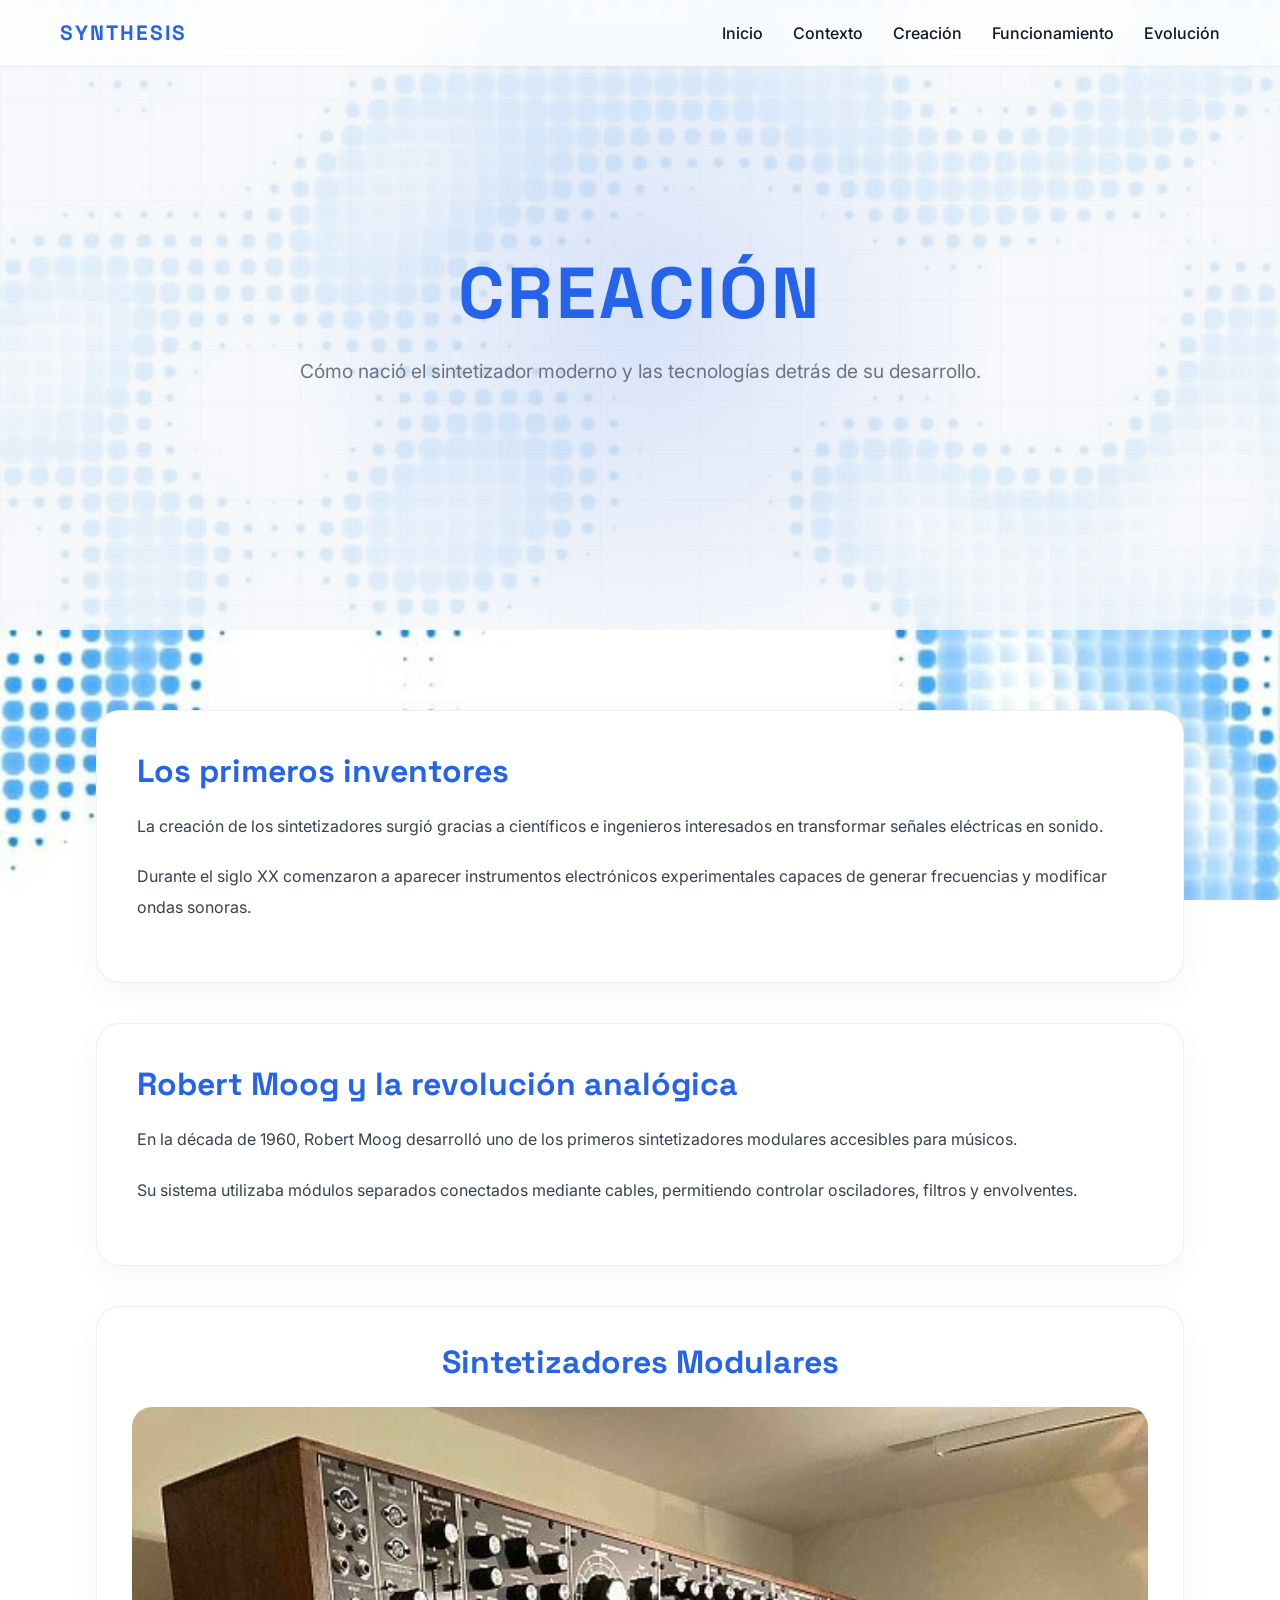
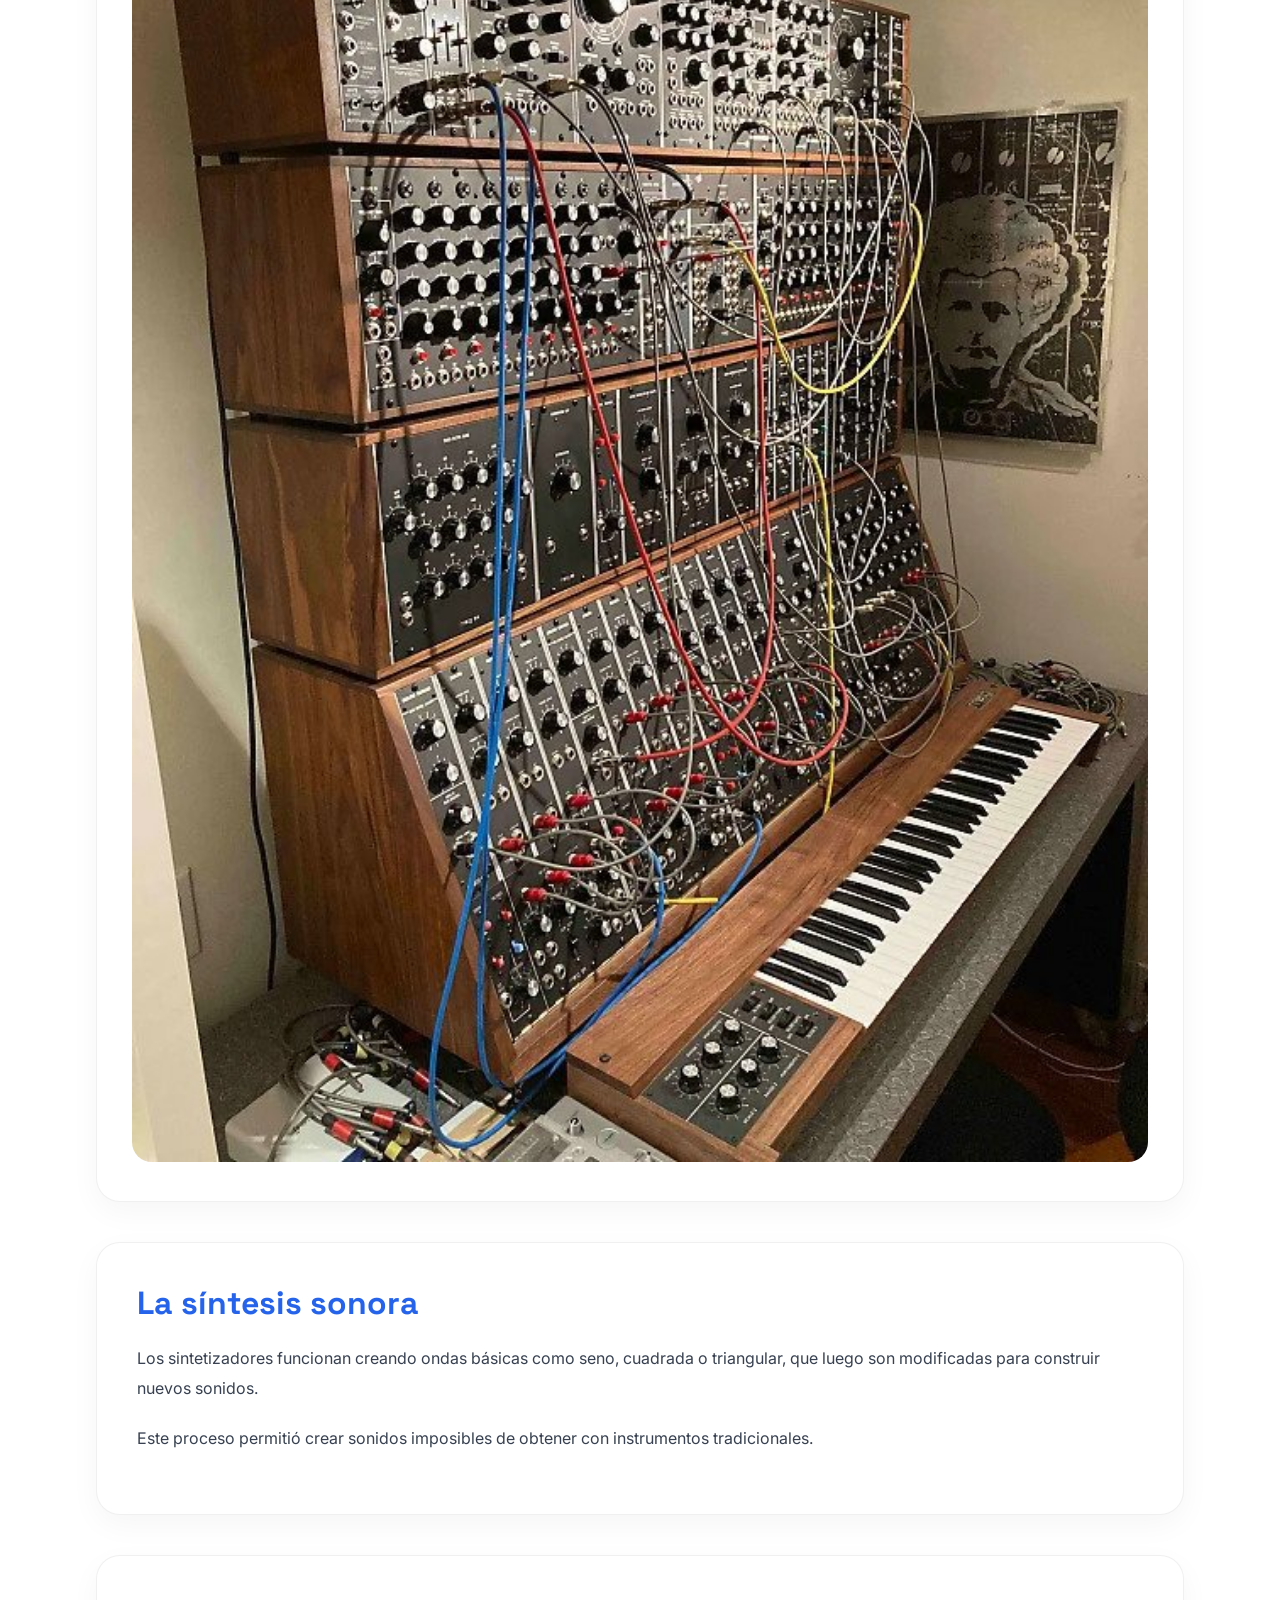
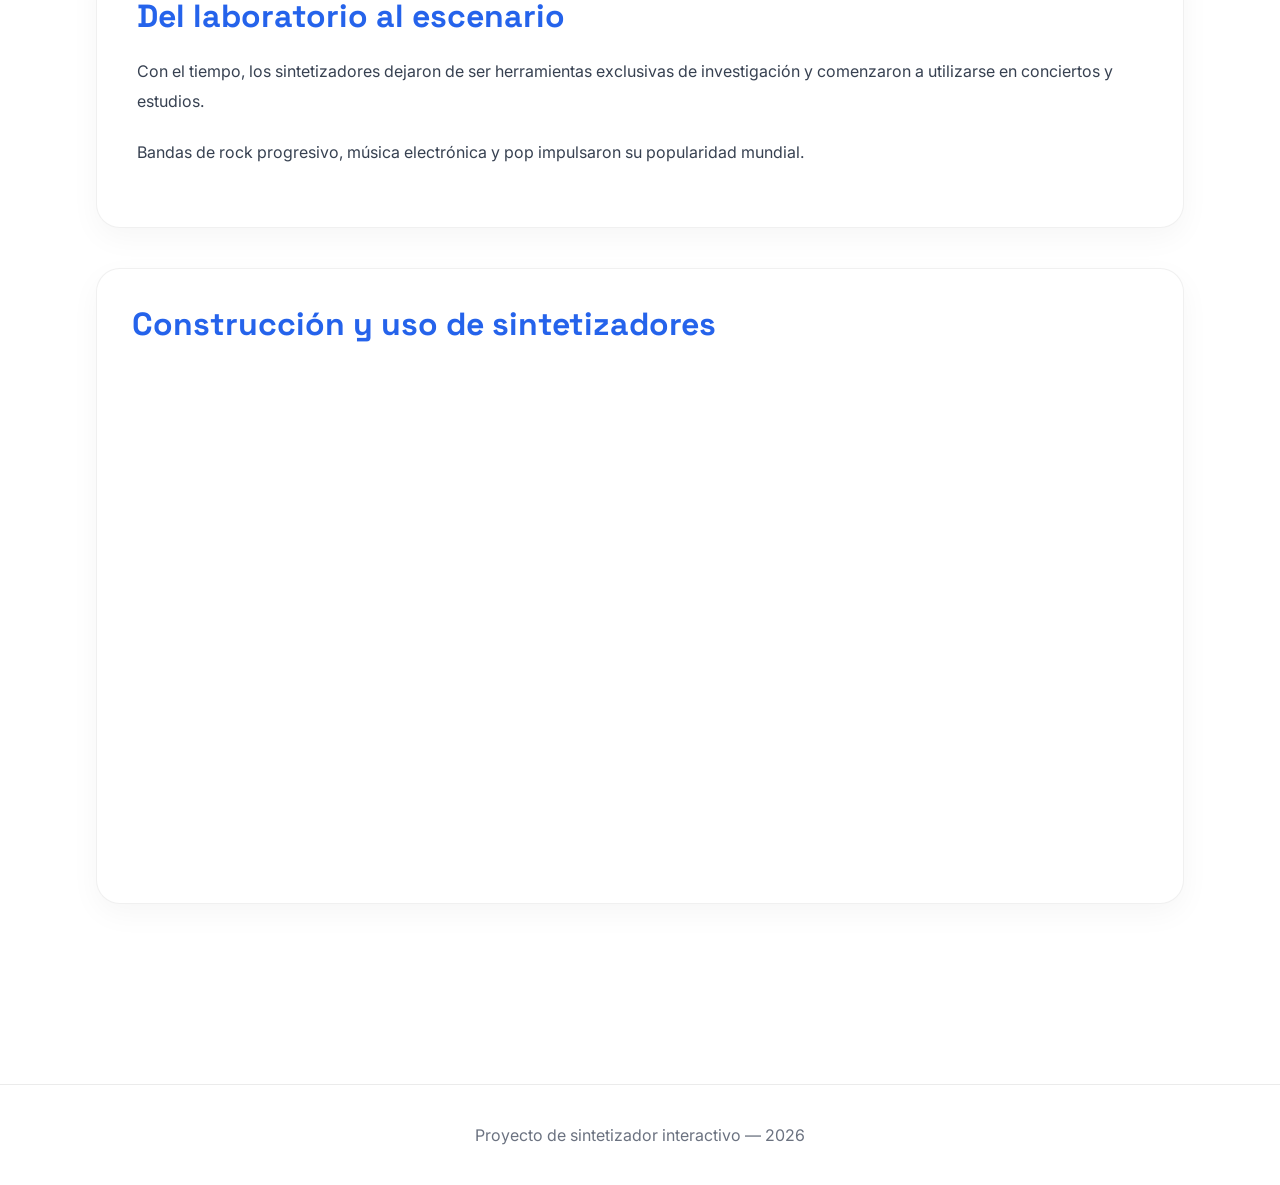
<file: html/index3.html>
<!-- index3.html  → CREACIÓN DEL SINTETIZADOR -->

<!DOCTYPE html>

<html lang="es">

<head>
  <meta charset="UTF-8">
  <meta name="viewport" content="width=device-width, initial-scale=1.0">

  <title>Creación del Sintetizador</title>

  <!-- CSS -->
  <link rel="stylesheet" href="../styles/style3.css">

  <!-- FUENTES -->
  <link rel="preconnect" href="https://fonts.googleapis.com">
  <link rel="preconnect" href="https://fonts.gstatic.com" crossorigin>

  <link href="https://fonts.googleapis.com/css2?family=Orbitron:wght@400;600;700&family=Inter:wght@300;400;500;600&family=Space+Grotesk:wght@400;500;700&display=swap" rel="stylesheet">
</head>

<body>

  <!-- NAVBAR -->

  <nav class="navbar">

    <div class="logo">
      SYNTHESIS
    </div>

    <ul class="nav-links">
      <li><a href="../index.html">Inicio</a></li>
      <li><a href="index2.html">Contexto</a></li>
      <li><a href="index3.html">Creación</a></li>
      <li><a href="index4.html">Funcionamiento</a></li>
      <li><a href="index5.html">Evolución</a></li>
    </ul>

  </nav>

  <!-- HERO -->

  <section class="hero">

    <div class="hero-content">

      <h1>CREACIÓN</h1>

      <p>
        Cómo nació el sintetizador moderno y las tecnologías detrás de su desarrollo.
      </p>

    </div>

  </section>

  <!-- CONTENIDO -->

  <main class="container">

    <section class="content-card">

      <h2>Los primeros inventores</h2>

      <p>
        La creación de los sintetizadores surgió gracias a científicos e ingenieros
        interesados en transformar señales eléctricas en sonido.
      </p>

      <p>
        Durante el siglo XX comenzaron a aparecer instrumentos electrónicos
        experimentales capaces de generar frecuencias y modificar ondas sonoras.
      </p>

    </section>

    <section class="content-card">

      <h2>Robert Moog y la revolución analógica</h2>

      <p>
        En la década de 1960, Robert Moog desarrolló uno de los primeros
        sintetizadores modulares accesibles para músicos.
      </p>

      <p>
        Su sistema utilizaba módulos separados conectados mediante cables,
        permitiendo controlar osciladores, filtros y envolventes.
      </p>

    </section>

    <!-- IMAGEN -->

    <section class="image-section">

      <h2>Sintetizadores Modulares</h2>

      <img src="../assets/modular.jpg" alt="Sintetizador modular">

    </section>

    <section class="content-card">

      <h2>La síntesis sonora</h2>

      <p>
        Los sintetizadores funcionan creando ondas básicas como seno, cuadrada
        o triangular, que luego son modificadas para construir nuevos sonidos.
      </p>

      <p>
        Este proceso permitió crear sonidos imposibles de obtener con
        instrumentos tradicionales.
      </p>

    </section>

    <section class="content-card">

      <h2>Del laboratorio al escenario</h2>

      <p>
        Con el tiempo, los sintetizadores dejaron de ser herramientas exclusivas
        de investigación y comenzaron a utilizarse en conciertos y estudios.
      </p>

      <p>
        Bandas de rock progresivo, música electrónica y pop impulsaron
        su popularidad mundial.
      </p>

    </section>

    <!-- VIDEO -->

    <section class="video-section">

      <h2>Construcción y uso de sintetizadores</h2>

      <iframe
        width="100%"
        height="500"
        src="https://www.youtube.com/embed/umkTjJ-Z6fs"
        title="Synth Documentary"
        frameborder="0"
        allowfullscreen>
      </iframe>

    </section>

    <!-- QUOTE -->


  </main>

  <!-- FOOTER -->

  <footer>
    <p>Proyecto de sintetizador interactivo — 2026</p>
  </footer>

</body>

</html>
</file>
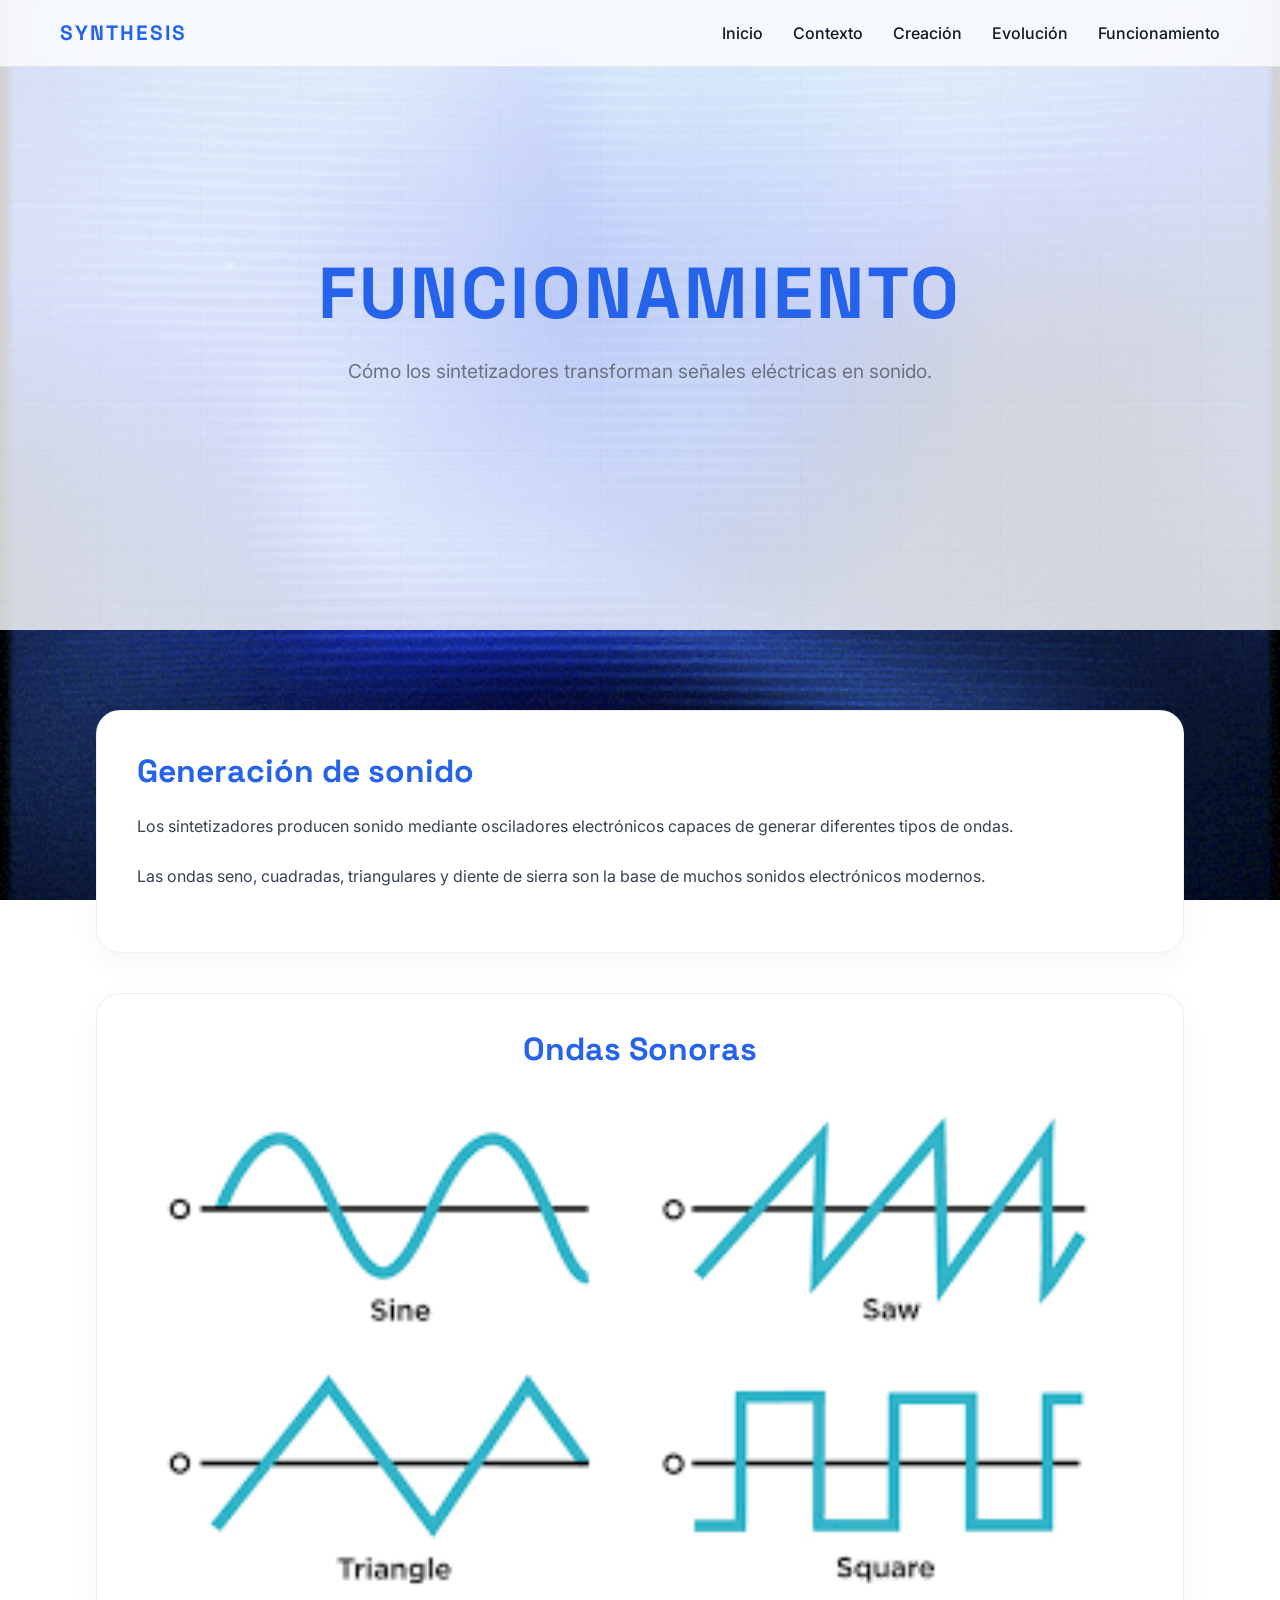
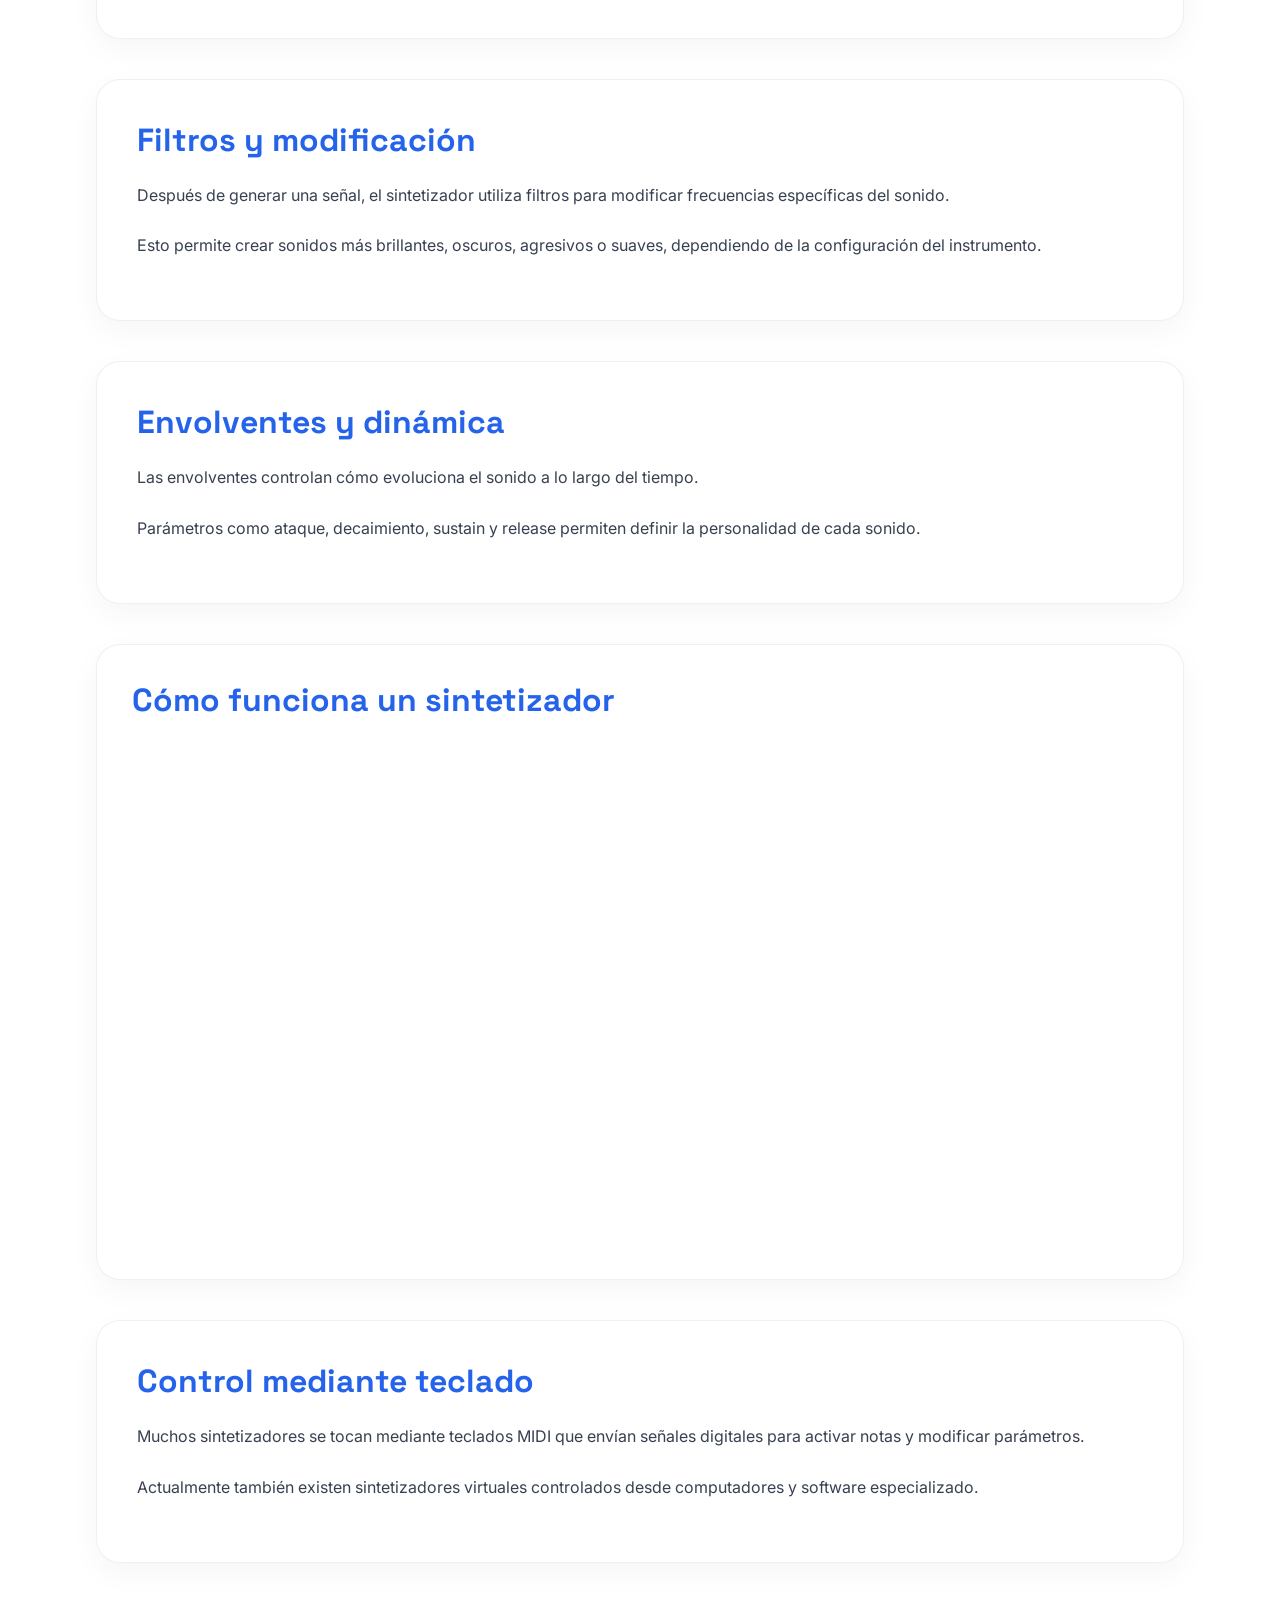
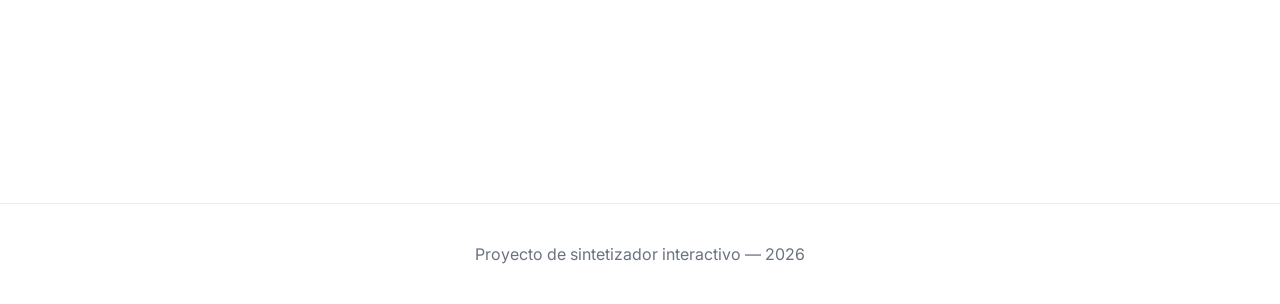
<file: html/index5.html>
<!-- index5.html  → FUNCIONAMIENTO -->

<!DOCTYPE html>

<html lang="es">

<head>
  <meta charset="UTF-8">
  <meta name="viewport" content="width=device-width, initial-scale=1.0">

  <title>Funcionamiento del Sintetizador</title>

  <!-- CSS -->
  <link rel="stylesheet" href="../styles/style5.css">

  <!-- FUENTES -->
  <link rel="preconnect" href="https://fonts.googleapis.com">
  <link rel="preconnect" href="https://fonts.gstatic.com" crossorigin>

  <link href="https://fonts.googleapis.com/css2?family=Orbitron:wght@400;600;700&family=Inter:wght@300;400;500;600&family=Space+Grotesk:wght@400;500;700&display=swap" rel="stylesheet">
</head>

<body>

  <!-- NAVBAR -->

  <nav class="navbar">

    <div class="logo">
      SYNTHESIS
    </div>

    <ul class="nav-links">
      <li><a href="../index.html">Inicio</a></li>
      <li><a href="index2.html">Contexto</a></li>
      <li><a href="index3.html">Creación</a></li>
      <li><a href="index4.html">Evolución</a></li>
      <li><a href="index5.html">Funcionamiento</a></li>
    </ul>

  </nav>

  <!-- HERO -->

  <section class="hero">

    <div class="hero-content">

      <h1>FUNCIONAMIENTO</h1>

      <p>
        Cómo los sintetizadores transforman señales eléctricas en sonido.
      </p>

    </div>

  </section>

  <!-- CONTENIDO -->

  <main class="container">

    <section class="content-card">

      <h2>Generación de sonido</h2>

      <p>
        Los sintetizadores producen sonido mediante osciladores electrónicos
        capaces de generar diferentes tipos de ondas.
      </p>

      <p>
        Las ondas seno, cuadradas, triangulares y diente de sierra son
        la base de muchos sonidos electrónicos modernos.
      </p>

    </section>

    <!-- IMAGEN -->

    <section class="image-section">

      <h2>Ondas Sonoras</h2>

      <img src="../assets/ondas.png" alt="Ondas de sintetizador">

    </section>

    <section class="content-card">

      <h2>Filtros y modificación</h2>

      <p>
        Después de generar una señal, el sintetizador utiliza filtros para
        modificar frecuencias específicas del sonido.
      </p>

      <p>
        Esto permite crear sonidos más brillantes, oscuros, agresivos o suaves,
        dependiendo de la configuración del instrumento.
      </p>

    </section>

    <section class="content-card">

      <h2>Envolventes y dinámica</h2>

      <p>
        Las envolventes controlan cómo evoluciona el sonido a lo largo del tiempo.
      </p>

      <p>
        Parámetros como ataque, decaimiento, sustain y release permiten definir
        la personalidad de cada sonido.
      </p>

    </section>

    <!-- VIDEO -->

    <section class="video-section">

      <h2>Cómo funciona un sintetizador</h2>

      <iframe
        width="100%"
        height="500"
        src="https://www.youtube.com/embed/kBT4ycltfBE"
        title="How Synthesizers Work"
        frameborder="0"
        allowfullscreen>
      </iframe>

    </section>

    <section class="content-card">

      <h2>Control mediante teclado</h2>

      <p>
        Muchos sintetizadores se tocan mediante teclados MIDI que envían señales
        digitales para activar notas y modificar parámetros.
      </p>

      <p>
        Actualmente también existen sintetizadores virtuales controlados desde
        computadores y software especializado.
      </p>

    </section>

    <!-- QUOTE -->

    <section class="quote-section">

     

    </section>

  </main>

  <!-- FOOTER -->

  <footer>
    <p>Proyecto de sintetizador interactivo — 2026</p>
  </footer>

</body>

</html>
</file>
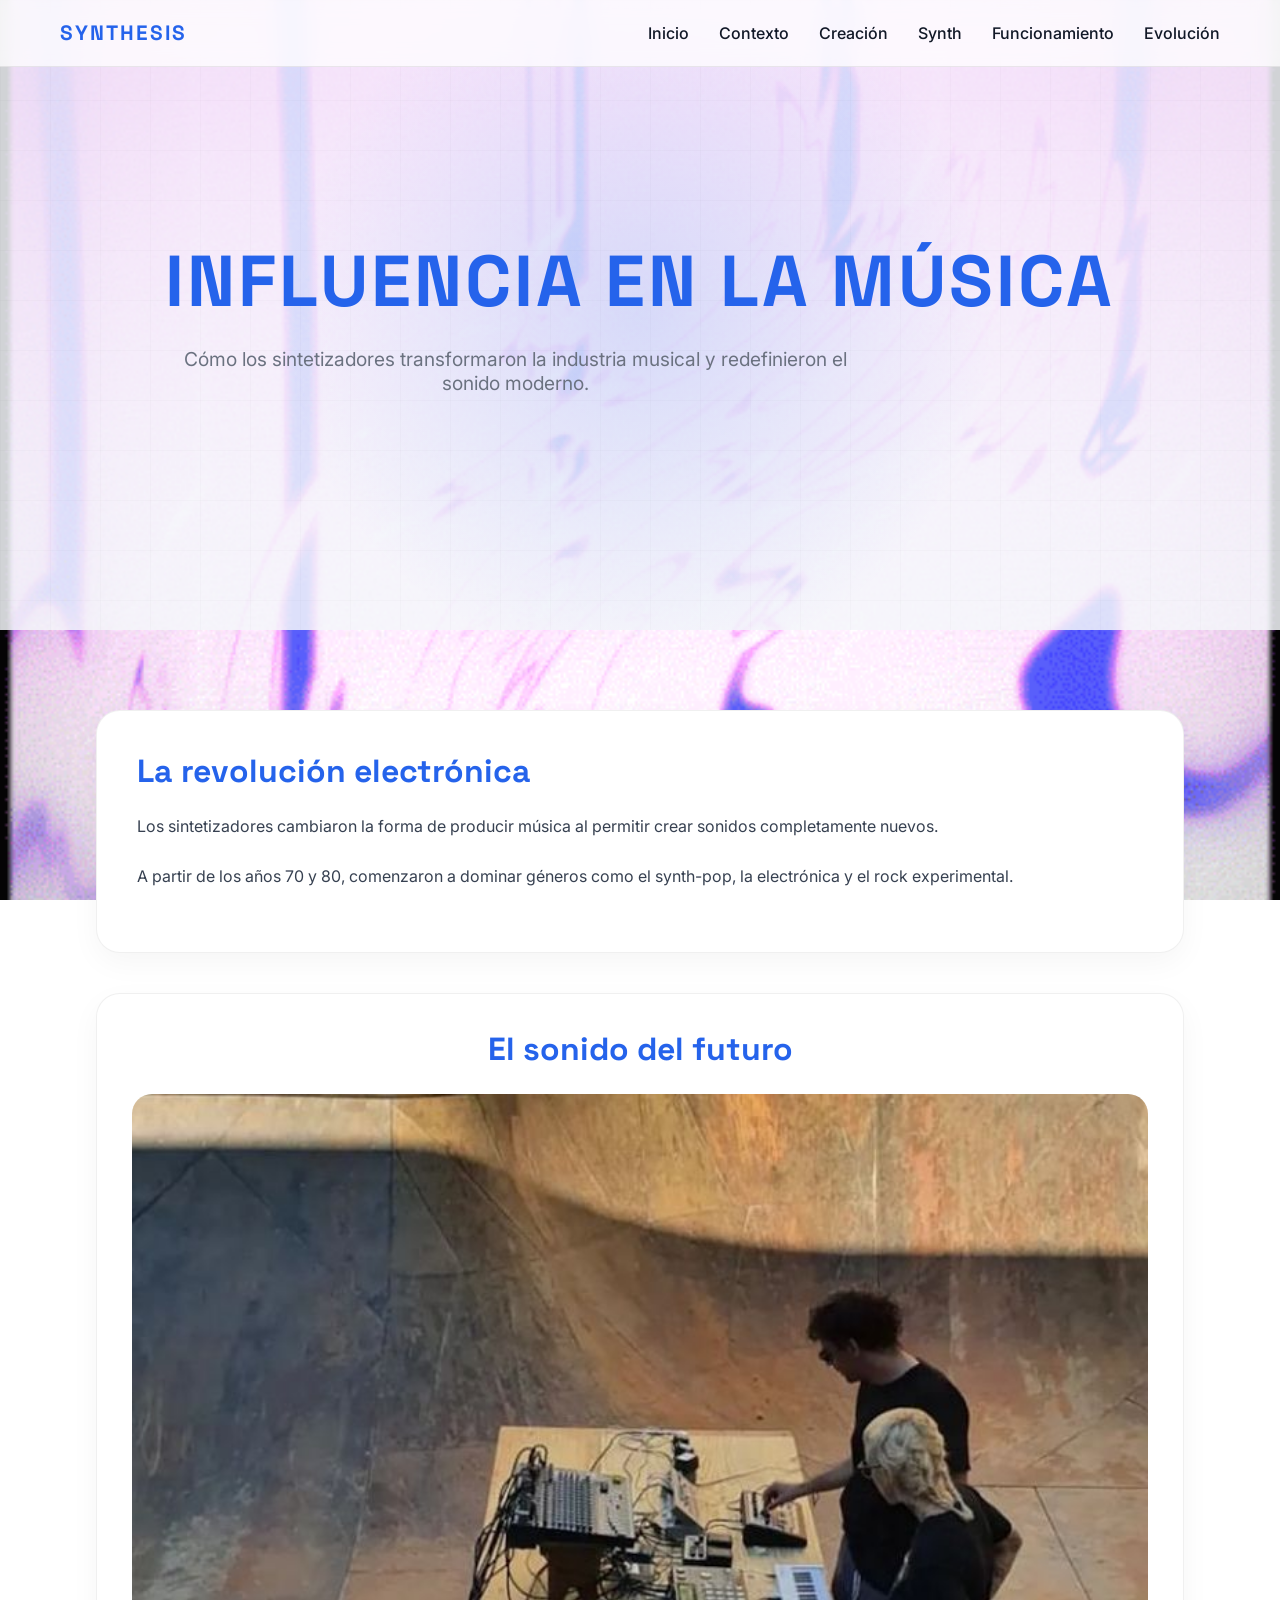
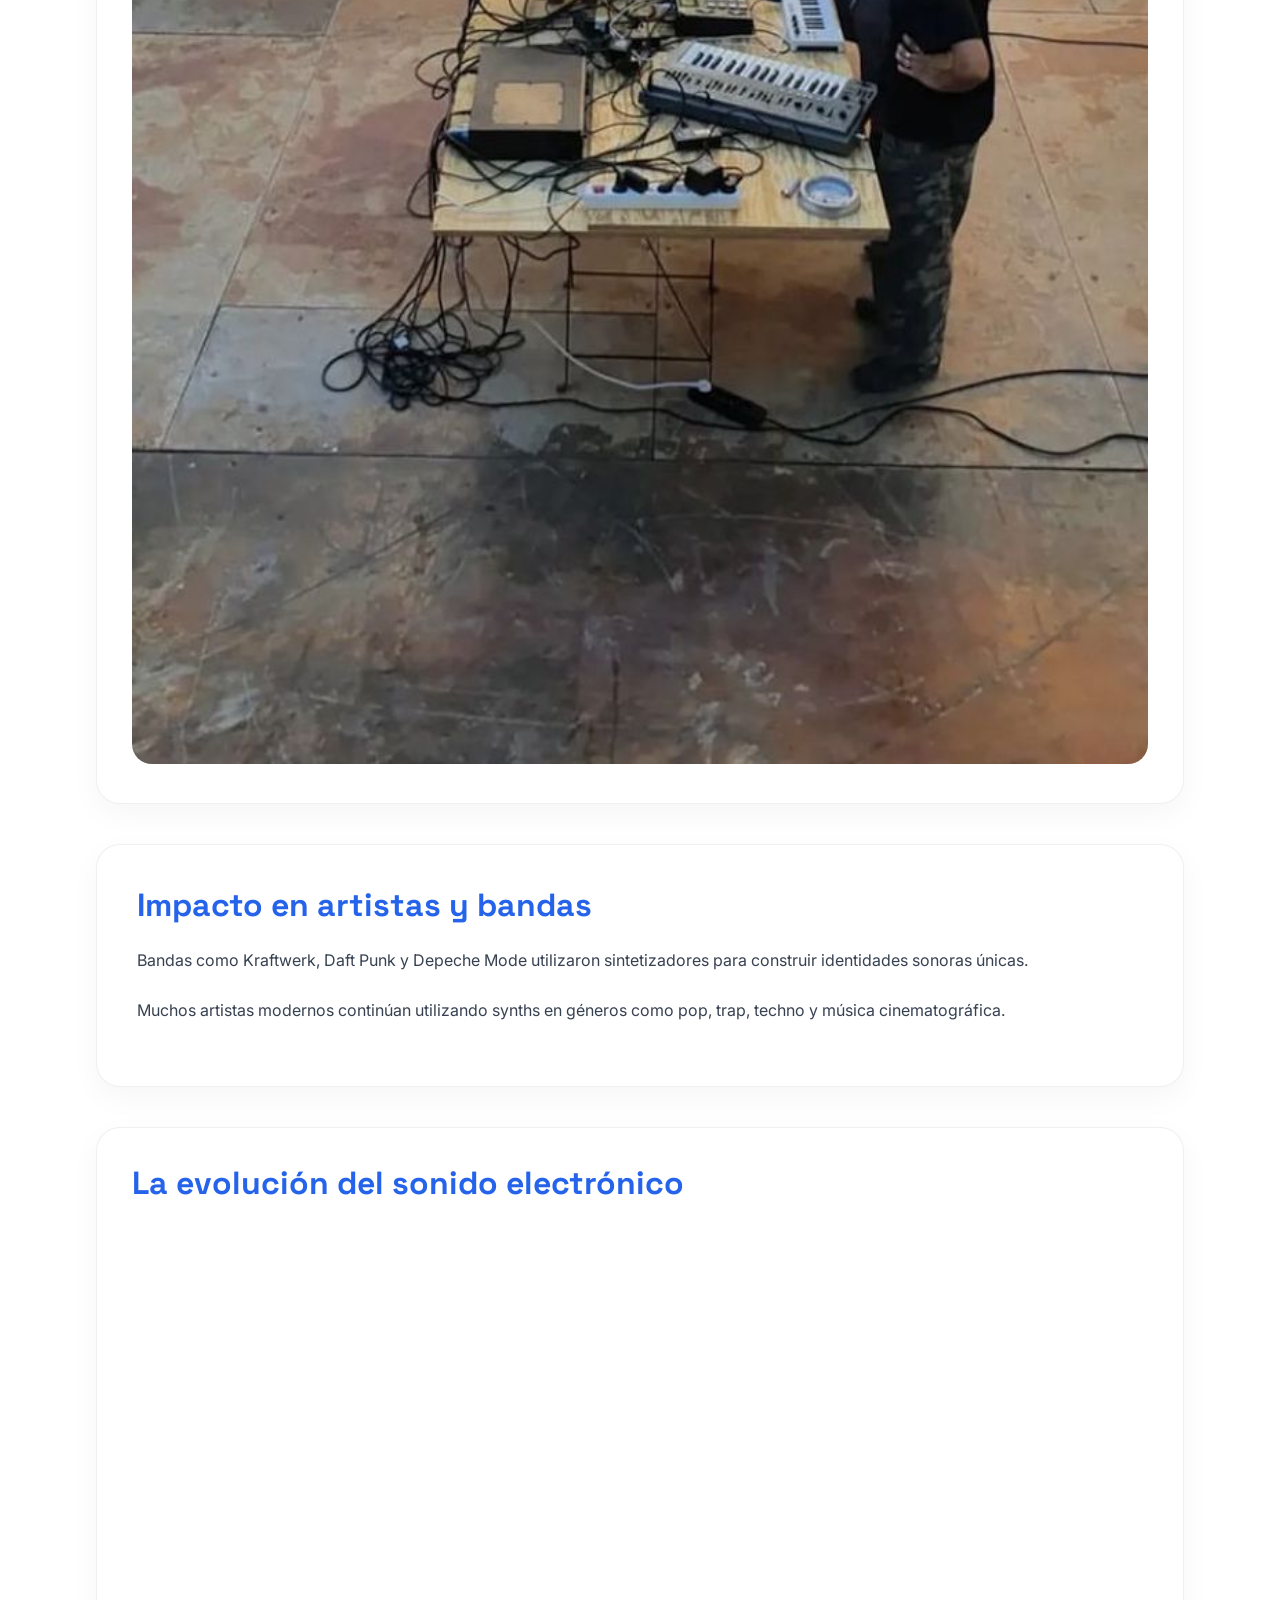
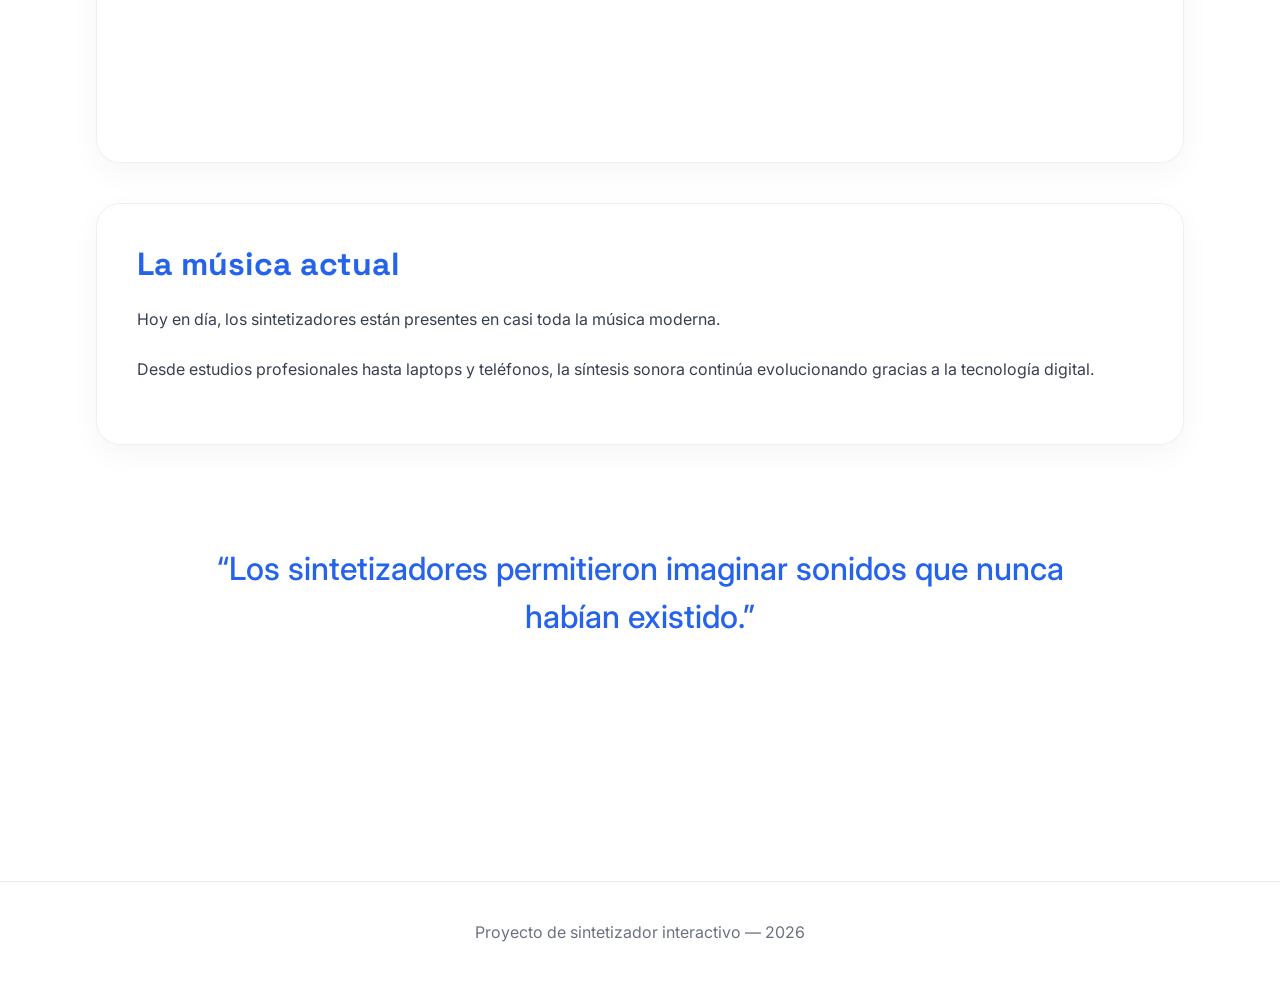
<file: html/index6.html>
<!-- index6.html  → INFLUENCIA EN LA MÚSICA -->

<!DOCTYPE html>

<html lang="es">

<head>
  <meta charset="UTF-8">
  <meta name="viewport" content="width=device-width, initial-scale=1.0">

  <title>Influencia en la Música</title>

  <!-- CSS -->
  <link rel="stylesheet" href="../styles/style6.css">

  <!-- FUENTES -->
  <link rel="preconnect" href="https://fonts.googleapis.com">
  <link rel="preconnect" href="https://fonts.gstatic.com" crossorigin>

  <link href="https://fonts.googleapis.com/css2?family=Orbitron:wght@400;600;700&family=Inter:wght@300;400;500;600&family=Space+Grotesk:wght@400;500;700&display=swap" rel="stylesheet">
</head>

<body>

  <!-- NAVBAR -->

  <nav class="navbar">

    <div class="logo">
      SYNTHESIS
    </div>

    <ul class="nav-links">
      <li><a href="../index.html">Inicio</a></li>
      <li><a href="index2.html">Contexto</a></li>
      <li><a href="index3.html">Creación</a></li>
      <li><a href="index4.html">Synth</a></li>
      <li><a href="index5.html">Funcionamiento</a></li>
      <li><a href="index6.html">Evolución</a></li>
    </ul>

  </nav>

  <!-- HERO -->

  <section class="hero">

    <div class="hero-content">

      <h1>INFLUENCIA EN LA MÚSICA</h1>

      <p>
        Cómo los sintetizadores transformaron la industria musical y redefinieron el sonido moderno.
      </p>

    </div>

  </section>

  <!-- CONTENIDO -->

  <main class="container">

    <section class="content-card">

      <h2>La revolución electrónica</h2>

      <p>
        Los sintetizadores cambiaron la forma de producir música al permitir
        crear sonidos completamente nuevos.
      </p>

      <p>
        A partir de los años 70 y 80, comenzaron a dominar géneros como
        el synth-pop, la electrónica y el rock experimental.
      </p>

    </section>

    <!-- IMAGEN -->

    <section class="image-section">

      <h2>El sonido del futuro</h2>

      <img src="../assets/_ (48).jpeg" alt="Synthwave">

    </section>

    <section class="content-card">

      <h2>Impacto en artistas y bandas</h2>

      <p>
        Bandas como Kraftwerk, Daft Punk y Depeche Mode utilizaron sintetizadores
        para construir identidades sonoras únicas.
      </p>

      <p>
        Muchos artistas modernos continúan utilizando synths en géneros como
        pop, trap, techno y música cinematográfica.
      </p>

    </section>

    <!-- VIDEO -->

    <section class="video-section">

      <h2>La evolución del sonido electrónico</h2>

      <iframe
        width="100%"
        height="500"
        src="https://www.youtube.com/embed/5sjreF6H_rY"
        title="Electronic Music History"
        frameborder="0"
        allowfullscreen>
      </iframe>

    </section>

    <section class="content-card">

      <h2>La música actual</h2>

      <p>
        Hoy en día, los sintetizadores están presentes en casi toda la música moderna.
      </p>

      <p>
        Desde estudios profesionales hasta laptops y teléfonos, la síntesis sonora
        continúa evolucionando gracias a la tecnología digital.
      </p>

    </section>

    <!-- QUOTE -->

    <section class="quote-section">

      <blockquote>
        “Los sintetizadores permitieron imaginar sonidos que nunca habían existido.”
      </blockquote>

    </section>

  </main>

  <!-- FOOTER -->

  <footer>
    <p>Proyecto de sintetizador interactivo — 2026</p>
  </footer>

</body>

</html>
</file>
<file: styles/style3.css>
/* =========================
STYLE2.CSS
========================= */

*{
margin:0;
padding:0;
box-sizing:border-box;
}

body{
font-family:'Inter', sans-serif;

overflow-x:hidden;

background-image:url("../assets/crea.jpeg");

background-size:cover;

background-position:center;

background-attachment:fixed;
}

/* =========================
NAVBAR
========================= */

.navbar{
width:100%;

padding:20px 60px;

display:flex;

justify-content:space-between;

align-items:center;

position:fixed;

top:0;

z-index:1000;

background:rgba(255,255,255,0.75);

backdrop-filter:blur(10px);

border-bottom:1px solid rgba(0,0,0,0.08);
}

.logo{
font-family:'Space Grotesk', sans-serif;

font-size:1.3rem;

font-weight:700;

letter-spacing:2px;

color:#2563eb;
}

.nav-links{
display:flex;

gap:30px;

list-style:none;
}

.nav-links a{
text-decoration:none;

color:#111827;

font-weight:500;

transition:0.3s;
}

.nav-links a:hover{
color:#2563eb;
}

/* =========================
HERO
========================= */

.hero{
height:70vh;

display:flex;

justify-content:center;

align-items:center;

text-align:center;

padding:0 20px;

background:
radial-gradient(circle at center, rgba(37,99,235,0.15), transparent 50%),
rgba(245,247,251,0.85);

position:relative;
}

.hero::before{
content:"";

position:absolute;

width:100%;
height:100%;

background-image:
linear-gradient(rgba(0,0,0,0.03) 1px, transparent 1px),
linear-gradient(90deg, rgba(0,0,0,0.03) 1px, transparent 1px);

background-size:50px 50px;

opacity:0.5;
}

.hero-content{
position:relative;

z-index:2;
}

.hero-content h1{
font-family:'Space Grotesk', sans-serif;

font-size:4.5rem;

font-weight:700;

letter-spacing:3px;

color:#2563eb;

margin-bottom:20px;
}

.hero-content p{
font-size:1.2rem;

color:#6b7280;

max-width:700px;
}

/* =========================
CONTENIDO
========================= */

.container{
width:85%;

max-width:1200px;

margin:auto;

padding:80px 0;
}

.content-card{
background:white;

padding:40px;

margin-bottom:40px;

border-radius:24px;

border:1px solid rgba(0,0,0,0.06);

box-shadow:0 10px 30px rgba(0,0,0,0.04);

transition:0.3s;
}

.content-card:hover{
transform:translateY(-5px);

border-color:#2563eb;

box-shadow:0 15px 40px rgba(37,99,235,0.12);
}

.content-card h2{
font-family:'Space Grotesk', sans-serif;

font-size:2rem;

margin-bottom:20px;

color:#2563eb;
}

.content-card p{
line-height:1.9;

color:#374151;

margin-bottom:20px;

font-size:1rem;
}

/* =========================
IMAGE SECTION
========================= */

.image-section{
background:white;

padding:35px;

margin-bottom:40px;

border-radius:24px;

border:1px solid rgba(0,0,0,0.06);

box-shadow:0 10px 30px rgba(0,0,0,0.04);

text-align:center;
}

.image-section h2{
font-family:'Space Grotesk', sans-serif;

font-size:2rem;

margin-bottom:25px;

color:#2563eb;
}

.image-section img{
width:100%;

border-radius:20px;

object-fit:cover;
}

/* =========================
VIDEO SECTION
========================= */

.video-section{
background:white;

padding:35px;

margin-bottom:40px;

border-radius:24px;

border:1px solid rgba(0,0,0,0.06);

box-shadow:0 10px 30px rgba(0,0,0,0.04);
}

.video-section h2{
font-family:'Space Grotesk', sans-serif;

font-size:2rem;

margin-bottom:20px;

color:#2563eb;
}

.video-section iframe{
border:none;

border-radius:18px;
}

/* =========================
QUOTE
========================= */

.quote-section{
margin:100px 0;

text-align:center;
}

blockquote{
font-size:2rem;

line-height:1.5;

color:#2563eb;

font-weight:500;

max-width:900px;

margin:auto;
}

/* =========================
FOOTER
========================= */

footer{
padding:40px;

text-align:center;

color:#6b7280;

border-top:1px solid rgba(0,0,0,0.08);

margin-top:60px;

background:white;
}

/* =========================
DETALLES AMARILLOS
========================= */

::selection{
background:#facc15;

color:#111827;
}

/* =========================
RESPONSIVE
========================= */

@media(max-width:900px){

.navbar{
padding:20px;

flex-direction:column;

gap:20px;
}

.nav-links{
flex-wrap:wrap;

justify-content:center;

gap:15px;
}

.hero-content h1{
font-size:2.8rem;
}

.content-card{
padding:25px;
}

blockquote{
font-size:1.4rem;
}

.video-section iframe{
height:300px;
}

}
</file>
<file: styles/style5.css>
/* =========================
STYLE2.CSS
========================= */

*{
margin:0;
padding:0;
box-sizing:border-box;
}

body{
font-family:'Inter', sans-serif;

overflow-x:hidden;

background-image:url("../assets/textura.gif");

background-size:cover;

background-position:center;

background-attachment:fixed;
}

/* =========================
NAVBAR
========================= */

.navbar{
width:100%;

padding:20px 60px;

display:flex;

justify-content:space-between;

align-items:center;

position:fixed;

top:0;

z-index:1000;

background:rgba(255,255,255,0.75);

backdrop-filter:blur(10px);

border-bottom:1px solid rgba(0,0,0,0.08);
}

.logo{
font-family:'Space Grotesk', sans-serif;

font-size:1.3rem;

font-weight:700;

letter-spacing:2px;

color:#2563eb;
}

.nav-links{
display:flex;

gap:30px;

list-style:none;
}

.nav-links a{
text-decoration:none;

color:#111827;

font-weight:500;

transition:0.3s;
}

.nav-links a:hover{
color:#2563eb;
}

/* =========================
HERO
========================= */

.hero{
height:70vh;

display:flex;

justify-content:center;

align-items:center;

text-align:center;

padding:0 20px;

background:
radial-gradient(circle at center, rgba(37,99,235,0.15), transparent 50%),
rgba(245,247,251,0.85);

position:relative;
}

.hero::before{
content:"";

position:absolute;

width:100%;
height:100%;

background-image:
linear-gradient(rgba(0,0,0,0.03) 1px, transparent 1px),
linear-gradient(90deg, rgba(0,0,0,0.03) 1px, transparent 1px);

background-size:50px 50px;

opacity:0.5;
}

.hero-content{
position:relative;

z-index:2;
}

.hero-content h1{
font-family:'Space Grotesk', sans-serif;

font-size:4.5rem;

font-weight:700;

letter-spacing:3px;

color:#2563eb;

margin-bottom:20px;
}

.hero-content p{
font-size:1.2rem;

color:#6b7280;

max-width:700px;
}

/* =========================
CONTENIDO
========================= */

.container{
width:85%;

max-width:1200px;

margin:auto;

padding:80px 0;
}

.content-card{
background:white;

padding:40px;

margin-bottom:40px;

border-radius:24px;

border:1px solid rgba(0,0,0,0.06);

box-shadow:0 10px 30px rgba(0,0,0,0.04);

transition:0.3s;
}

.content-card:hover{
transform:translateY(-5px);

border-color:#2563eb;

box-shadow:0 15px 40px rgba(37,99,235,0.12);
}

.content-card h2{
font-family:'Space Grotesk', sans-serif;

font-size:2rem;

margin-bottom:20px;

color:#2563eb;
}

.content-card p{
line-height:1.9;

color:#374151;

margin-bottom:20px;

font-size:1rem;
}

/* =========================
IMAGE SECTION
========================= */

.image-section{
background:white;

padding:35px;

margin-bottom:40px;

border-radius:24px;

border:1px solid rgba(0,0,0,0.06);

box-shadow:0 10px 30px rgba(0,0,0,0.04);

text-align:center;
}

.image-section h2{
font-family:'Space Grotesk', sans-serif;

font-size:2rem;

margin-bottom:25px;

color:#2563eb;
}

.image-section img{
width:100%;

border-radius:20px;

object-fit:cover;
}

/* =========================
VIDEO SECTION
========================= */

.video-section{
background:white;

padding:35px;

margin-bottom:40px;

border-radius:24px;

border:1px solid rgba(0,0,0,0.06);

box-shadow:0 10px 30px rgba(0,0,0,0.04);
}

.video-section h2{
font-family:'Space Grotesk', sans-serif;

font-size:2rem;

margin-bottom:20px;

color:#2563eb;
}

.video-section iframe{
border:none;

border-radius:18px;
}

/* =========================
QUOTE
========================= */

.quote-section{
margin:100px 0;

text-align:center;
}

blockquote{
font-size:2rem;

line-height:1.5;

color:#2563eb;

font-weight:500;

max-width:900px;

margin:auto;
}

/* =========================
FOOTER
========================= */

footer{
padding:40px;

text-align:center;

color:#6b7280;

border-top:1px solid rgba(0,0,0,0.08);

margin-top:60px;

background:white;
}

/* =========================
DETALLES AMARILLOS
========================= */

::selection{
background:#facc15;

color:#111827;
}

/* =========================
RESPONSIVE
========================= */

@media(max-width:900px){

.navbar{
padding:20px;

flex-direction:column;

gap:20px;
}

.nav-links{
flex-wrap:wrap;

justify-content:center;

gap:15px;
}

.hero-content h1{
font-size:2.8rem;
}

.content-card{
padding:25px;
}

blockquote{
font-size:1.4rem;
}

.video-section iframe{
height:300px;
}

}
</file>
<file: styles/style6.css>
/* =========================
CSS6.CSS
========================= */

*{
margin:0;
padding:0;
box-sizing:border-box;
}

body{
font-family:'Inter', sans-serif;

overflow-x:hidden;

background-image:url("../assets/inf.gif");

background-size:cover;

background-position:center;

background-attachment:fixed;
}

/* =========================
NAVBAR
========================= */

.navbar{
width:100%;

padding:20px 60px;

display:flex;

justify-content:space-between;

align-items:center;

position:fixed;

top:0;

z-index:1000;

background:rgba(255,255,255,0.75);

backdrop-filter:blur(10px);

border-bottom:1px solid rgba(0,0,0,0.08);
}

.logo{
font-family:'Space Grotesk', sans-serif;

font-size:1.3rem;

font-weight:700;

letter-spacing:2px;

color:#2563eb;
}

.nav-links{
display:flex;

gap:30px;

list-style:none;
}

.nav-links a{
text-decoration:none;

color:#111827;

font-weight:500;

transition:0.3s;
}

.nav-links a:hover{
color:#2563eb;
}

/* =========================
HERO
========================= */

.hero{
height:70vh;

display:flex;

justify-content:center;

align-items:center;

text-align:center;

padding:0 20px;

background:
radial-gradient(circle at center, rgba(37,99,235,0.15), transparent 50%),
rgba(245,247,251,0.85);

position:relative;
}

.hero::before{
content:"";

position:absolute;

width:100%;
height:100%;

background-image:
linear-gradient(rgba(0,0,0,0.03) 1px, transparent 1px),
linear-gradient(90deg, rgba(0,0,0,0.03) 1px, transparent 1px);

background-size:50px 50px;

opacity:0.5;
}

.hero-content{
position:relative;

z-index:2;
}

.hero-content h1{
font-family:'Space Grotesk', sans-serif;

font-size:4.5rem;

font-weight:700;

letter-spacing:3px;

color:#2563eb;

margin-bottom:20px;
}

.hero-content p{
font-size:1.2rem;

color:#6b7280;

max-width:700px;
}

/* =========================
CONTENIDO
========================= */

.container{
width:85%;

max-width:1200px;

margin:auto;

padding:80px 0;
}

.content-card{
background:white;

padding:40px;

margin-bottom:40px;

border-radius:24px;

border:1px solid rgba(0,0,0,0.06);

box-shadow:0 10px 30px rgba(0,0,0,0.04);

transition:0.3s;
}

.content-card:hover{
transform:translateY(-5px);

border-color:#2563eb;

box-shadow:0 15px 40px rgba(37,99,235,0.12);
}

.content-card h2{
font-family:'Space Grotesk', sans-serif;

font-size:2rem;

margin-bottom:20px;

color:#2563eb;
}

.content-card p{
line-height:1.9;

color:#374151;

margin-bottom:20px;

font-size:1rem;
}

/* =========================
IMAGE SECTION
========================= */

.image-section{
background:white;

padding:35px;

margin-bottom:40px;

border-radius:24px;

border:1px solid rgba(0,0,0,0.06);

box-shadow:0 10px 30px rgba(0,0,0,0.04);

text-align:center;
}

.image-section h2{
font-family:'Space Grotesk', sans-serif;

font-size:2rem;

margin-bottom:25px;

color:#2563eb;
}

.image-section img{
width:100%;

border-radius:20px;

object-fit:cover;
}

/* =========================
VIDEO SECTION
========================= */

.video-section{
background:white;

padding:35px;

margin-bottom:40px;

border-radius:24px;

border:1px solid rgba(0,0,0,0.06);

box-shadow:0 10px 30px rgba(0,0,0,0.04);
}

.video-section h2{
font-family:'Space Grotesk', sans-serif;

font-size:2rem;

margin-bottom:20px;

color:#2563eb;
}

.video-section iframe{
border:none;

border-radius:18px;
}

/* =========================
QUOTE
========================= */

.quote-section{
margin:100px 0;

text-align:center;
}

blockquote{
font-size:2rem;

line-height:1.5;

color:#2563eb;

font-weight:500;

max-width:900px;

margin:auto;
}

/* =========================
FOOTER
========================= */

footer{
padding:40px;

text-align:center;

color:#6b7280;

border-top:1px solid rgba(0,0,0,0.08);

margin-top:60px;

background:white;
}

/* =========================
DETALLES AMARILLOS
========================= */

::selection{
background:#facc15;

color:#111827;
}

/* =========================
RESPONSIVE
========================= */

@media(max-width:900px){

.navbar{
padding:20px;

flex-direction:column;

gap:20px;
}

.nav-links{
flex-wrap:wrap;

justify-content:center;

gap:15px;
}

.hero-content h1{
font-size:2.8rem;
}

.content-card{
padding:25px;
}

blockquote{
font-size:1.4rem;
}

.video-section iframe{
height:300px;
}

}
</file>
